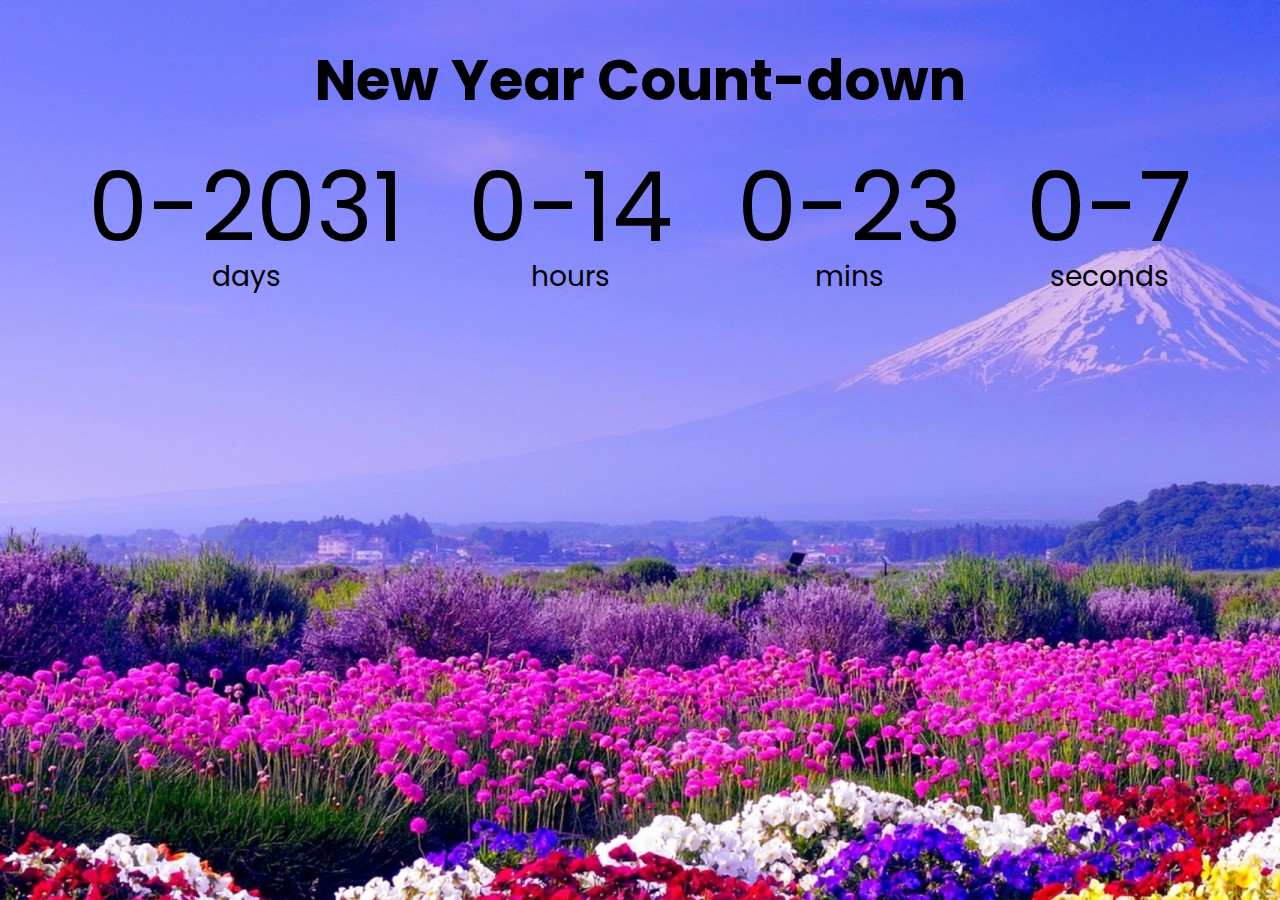
<file: countdown_timer/index.html>
<!DOCTYPE html>
<html lang="en">
    <head>
        <meta charset="UTF-8">
        <meta name="viewport" content="width=device-width, initial-scale=1.0">
        <title> Count-down timer </title>
        <link rel="stylesheet" href="style.css">
        <script src="scripts.js" defer></script> 
    </head>
    <body>
        <h1> New Year Count-down </h1>
        <div class="countdown-container">
            <div class="countdown-el days-c">
                <p class="big-text" id="days">0</p>
                <span>days</span>
            </div>
            <div class="countdown-el hours-c">
                <p class="big-text" id="hours">0</p>
                <span>hours</span>
            </div>
            <div class="countdown-el mins-c">
                <p class="big-text" id="mins">0</p>
                <span>mins</span>
            </div>
            <div class="countdown-el seconds-c">
                <p class="big-text" id="seconds">0</p>
                <span>seconds</span>
            </div>
        </div>
    </body>
</html>
</file>
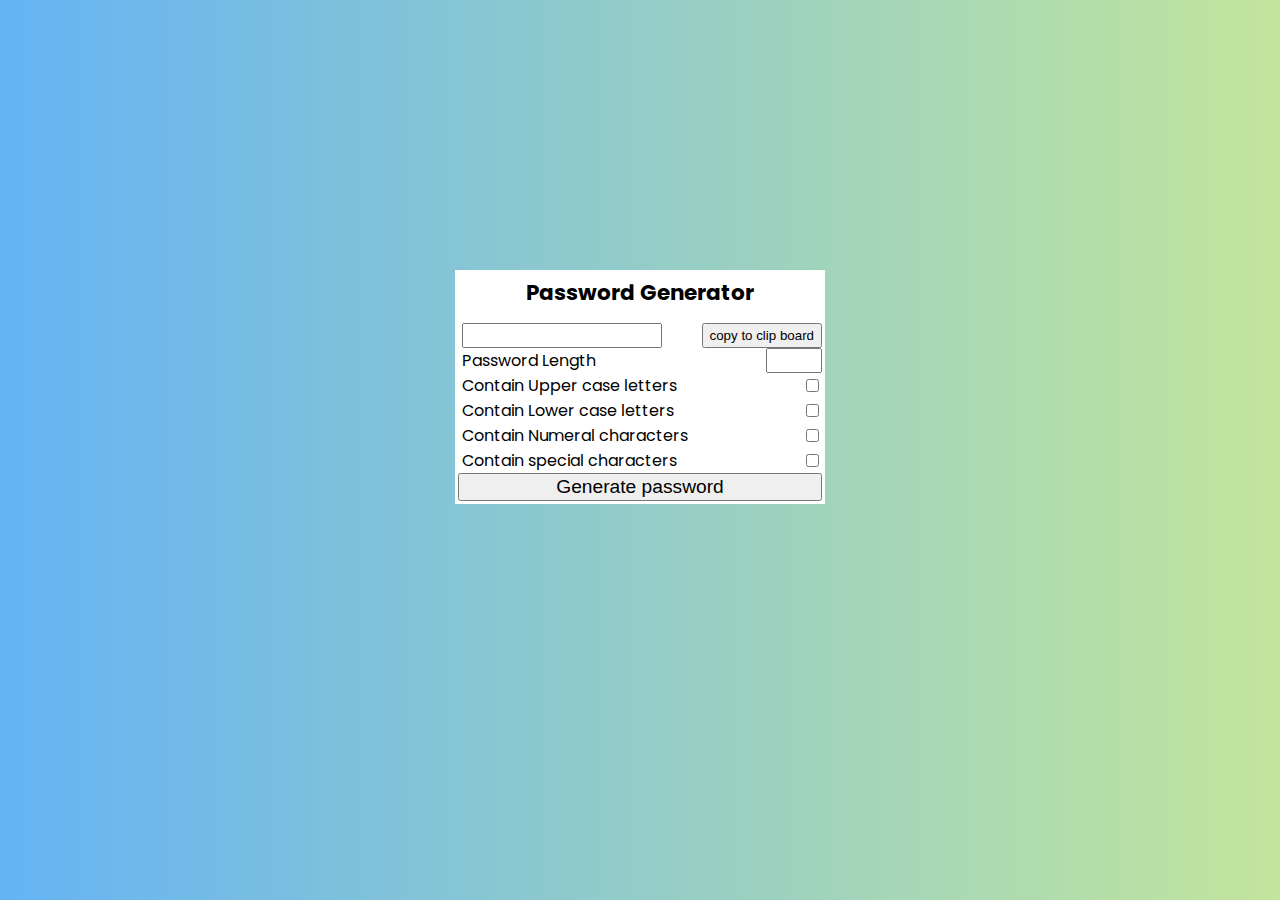
<file: password generator/index.html>
<!DOCTYPE html>
<html lang="en">
    <head>
        <meta charset="UTF-8">
        <meta name="viewport" content="width=device-width, initial-scale=1.0">
        <title>Password Generator</title>
        <link rel="stylesheet" href="style.css">
        <script src="scripts.js" defer></script> 
    </head>
    <body>
        <div class="cont">
            <div class="innercont">
                <h1> Password Generator </h1>   
                <div class="pwd lab_chk">
                    <input type="text" name="displaypwd" id="displaypwd">
                    <button type="button" id="clipcopy"> copy to clip board</button>
                </div>
                <div class="lab_chk">
                    <label for="lengthpass"> Password Length</label>
                    <input class="chkbox" type="number" min=8 max=16 id="lengthpass">
                </div>
                <div class="lab_chk">
                    <label for="upper"> Contain Upper case letters</label>
                    <input class="chkbox" type="checkbox" id="upper">
                </div>
                <div class="lab_chk">
                    <label for="lower"> Contain Lower case letters</label>
                    <input class="chkbox" type="checkbox" id="lower">
                </div>
                <div class="lab_chk">
                    <label for="numeral"> Contain Numeral characters</label>
                    <input class="chkbox" type="checkbox" id="numberal">
                </div>
                <div class="lab_chk">
                    <label for="special"> Contain special characters</label>
                    <input class="chkbox" type="checkbox" id="special">
                </div>
                <div class="bkn">
                    <button id="genpass" type="button"> Generate password </button>
                </div>
            </div>
            
        </div>
    </body>
</html>
</file>
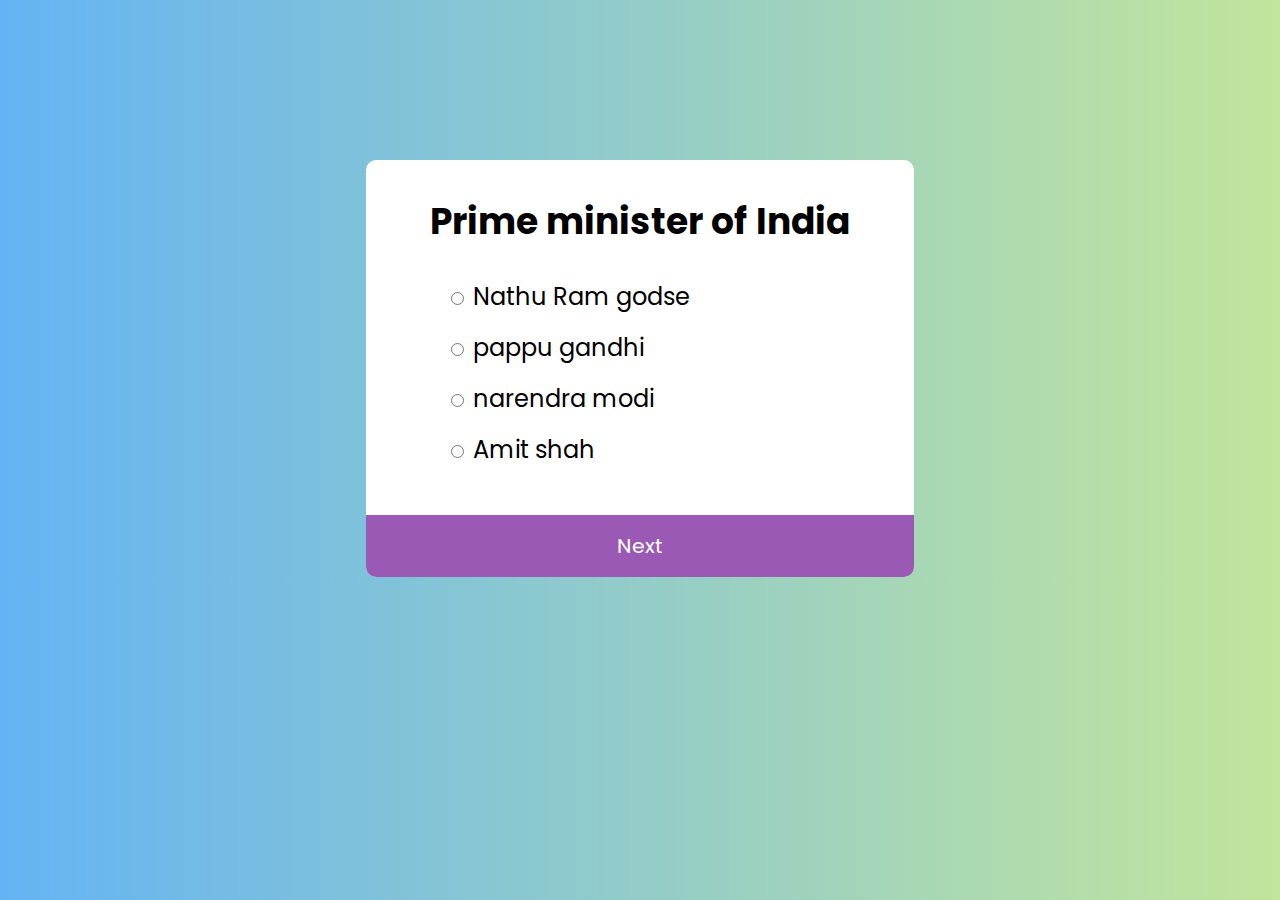
<file: quiz/index.html>
<!DOCTYPE html>
<html lang="en">
    <head>
        <meta charset="UTF-8">
        <meta name="viewport" content="width=device-width, initial-scale=1.0">
        <title>Lets play a Quiz !</title>
        <link rel="stylesheet" href="style.css">
        <script src="scripts.js" defer></script> 
    </head>
    <body>
        <div class="question-container">
            <div class="question-header">
                <h2 id="question"> Question text</h2>
                <ul>
                    <li>
                        <input name="answer" type="radio" id="a" >
                        <label id="opt1" for="option1">optdasfsssssssssssssssssssssion</label>
                    </li>
                    <li>
                        <input name="answer" type="radio" id="b" >
                        <label id="opt2" for="option2">option</label>
                    </li>
                    <li>
                        <input name="answer" type="radio" id="c" >
                        <label id="opt3" for="option3">option</label>
                    </li>
                    <li>
                        <input name="answer" type="radio" id="d" >
                        <label id="opt4" for="option4">option</label>
                    </li>
                </ul>
            </div>
            <button class="button" type="submit" id="submit">Next</button>
        </div>
        
    </body>
</html>
</file>
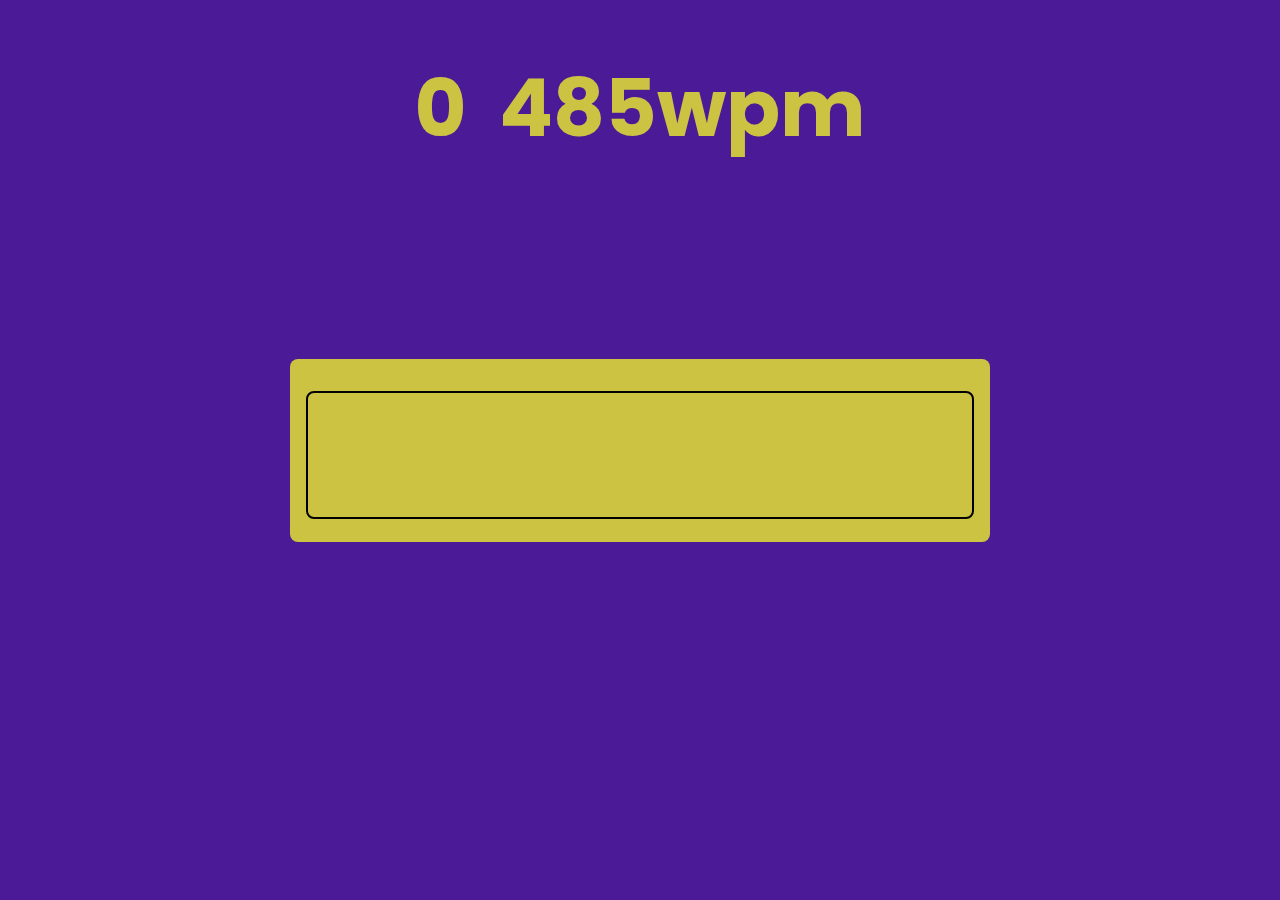
<file: speed typing/index.html>
<!DOCTYPE html>
<html lang="en">
    <head>
        <meta charset="UTF-8">
        <meta name="viewport" content="width=device-width, initial-scale=1.0">
        <title>Speed Typing</title>
        <link rel="stylesheet" href="style.css">
        <script src="scripts.js" defer></script> 
    </head>
    <body>
        <div class="time_cont">
            <div class="timer" id="timer">0</div>
            <div class="speed" id="speed">485wpm</div>
        </div>
        <div class="cont">
            <div class="quote-display" id="quote-display"></div>
            <textarea class="quote-input" id="quote-input" autofocus></textarea>
        </div>
    </body>
</html>
</file>
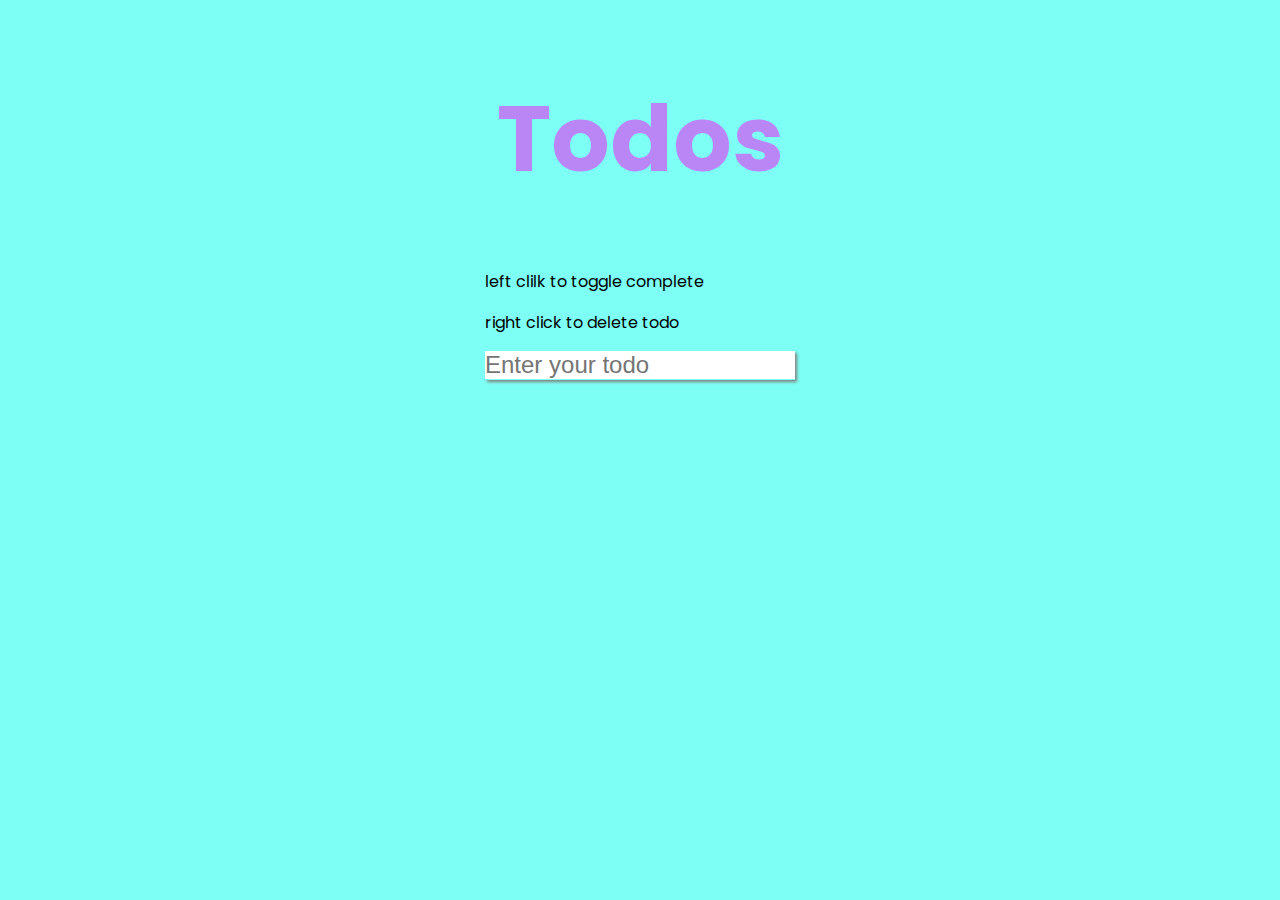
<file: todo_app/index.html>
<!DOCTYPE html>
<html lang="en">
    <head>
        <meta charset="UTF-8">
        <meta name="viewport" content="width=device-width, initial-scale=1.0">
        <title>Todo app</title>
        <link rel="stylesheet" href="style.css">
        <script src="scripts.js" defer></script> 
    </head>
    <body>
        <div class="cont">
            <h1>Todos</h1>
            <p>
                left clilk to toggle complete
            </p>
            <p>
                right click to delete todo
            </p>
            <form id="cont">
                <input type="text" id="input" name="task" placeholder="Enter your todo" autocomplete="off" >
                <ul class="todo" id="todos">
                </ul>
            </form>
        </div>
        
    </body>
    
</html>
</file>
<file: countdown_timer/style.css>
@import url('https://fonts.googleapis.com/css2?family=Poppins:wght@300;400;600&display=swap');


* {
    box-sizing: border-box;
 }

body {
    background-image: url("./spring3.jpg");
    background-size: auto;
    font-family : 'Poppins', sans-serif;
    display: flex;
    align-items: center;
    flex-direction: column;
    flex-wrap: wrap;
    min-height: 100vh;
    margin : 0;
}
h1 {
    font-size: 3.5rem;
}
.countdown-container{
    align-self: top;
    display: flex;
}

.big-text{
     font-size: 6rem;
     line-height: 1;
     margin: 0 2rem;
}

.countdown-el{
    text-align: center;
}
.countdown-el span{
    font-size : 1.75rem;
}
</file>
<file: password generator/style.css>
@import url('https://fonts.googleapis.com/css2?family=Poppins:wght@300;400;600&display=swap');


* {
    box-sizing: border-box;
 }

body {
    font-family: 'Poppins', sans-serif;
    margin: 0;
    display: flex;
    align-items: center;
    justify-content: center;
    background: linear-gradient(to right,#64b3f4, #c2e59c ); /* W3C, IE 10+/ Edge, Firefox 16+, Chrome 26+, Opera 12+, Safari 7+ */
}

.innercont{
    padding: 3px;
}

.cont{
    margin-top: 270px;
    width: 370px;
    background-color: white;
}

h1{
    text-align: center;
    font-size: 1.35rem;
    margin-top: 3px;
}

#displaypwd{
    height: 25px;
    width: 200px;
    font-size: 1rem;
}

#clipcopy{
    height: 25px;   
}

.lab_chk{
    margin-left: 4px;
    display: flex;
    justify-content: space-between;
}

.bkn{
    display: flex;
    justify-content: center;
}

#genpass{
    font-size: 1.20rem;
    text-align: center;
    width: 100%;
}
</file>
<file: quiz/style.css>
@import url('https://fonts.googleapis.com/css2?family=Poppins:wght@300;400;600&display=swap');


* {
    box-sizing: border-box;
 }

body {
    font-family: 'Poppins', sans-serif;
    margin: 0;
    display: flex;
    align-items: center;
    justify-content: center;
    background: linear-gradient(to right,#64b3f4, #c2e59c ); /* W3C, IE 10+/ Edge, Firefox 16+, Chrome 26+, Opera 12+, Safari 7+ */
}

h2{
    font-family: inherit;
    font-size: 2.25rem;
    font-display: bold;
}

.question-container{
    margin-top: 10rem;
    background-color: white;
    border-radius: 10px;
    display: flex;
    display: table-column;
    align-items: center;
    justify-content: center;
    overflow: hidden;

}

.question-header{
    margin-top: -3.75rem;
    padding: 4rem;
}

ul{
    margin-top: 1.5rem;
    list-style-type: none;
    padding: 0;
}

li{
    font-family: inherit;
    font-size: 1.5rem;
    margin: 1rem 1rem;
}

ul li label{
    cursor: pointer;
}

.button{
    margin-top: -2rem;
    color: white; 
    background-color: #9b59b6;
    display: block;
    width: 100%;
    padding: 1rem;
    font-family: inherit;
    font-size: 1.275rem;
    border: none;
}

.button:hover {
    background-color: #72368a;
}
</file>
<file: speed typing/style.css>
@import url('https://fonts.googleapis.com/css2?family=Poppins:wght@300;400;600&display=swap');


* {
    box-sizing: border-box;
 }

body {
    font-family: 'Poppins', sans-serif;
    display: flex;
    justify-content: center;
    align-items: center;
    min-height: 100vh;
    margin: 0;
    background-color: rgb(75, 27, 151);
}

.timer{
    font-size: 5rem;
    font-weight: bold;
    color: rgb(204, 195, 66);
}

.cont{
    background-color: rgb(204, 195, 66);
    padding: 1rem;
    border-radius: .5rem;
    width: 700px;
    max-width: 90%;
}

.quote-display{
    margin-bottom: 1rem;
    font-size: 1.6rem;
    margin-left: 1.125rem;
    margin-right: 1.125rem;
}


.quote-input{
    background-color: transparent;
    border: 2px solid rgb(160, 152, 49);
    outline: none;
    resize: none;
    width: 100%;
    margin: auto;
    height: 8rem;
    padding: .5rem 1rem;
    font-size: 1.6rem;
    border-radius: .5rem;

}

.quote-input:focus{
    border-color: black;
}

.correct{
    color: green;
}

.incorrect{
    color: red;
    text-decoration: underline;
}

.speed{
    font-size: 5rem;
    font-weight: bold;
    margin-left: 2rem;
    color: rgb(204, 195, 66);
}

.time_cont{
    position: absolute;
    top: 3rem;
    display: flex;
    justify-content: center;
    align-items: center;
}
</file>
<file: todo_app/style.css>
@import url('https://fonts.googleapis.com/css2?family=Poppins:wght@300;400;600&display=swap');


* {
    box-sizing: border-box;
 }

body {
    font-family: 'Poppins', sans-serif;
    flex-wrap: wrap;
    display: flex;
    background-color: #7efff5;
}

.cont{
    margin: auto;
}

h1{
    font-size: 5.75rem;
    text-align: center;
    color: rgb(186, 134, 246);
}

form{
    margin: 0;
    box-shadow: 2px 2px 3px grey;     
}

input{
    font-size: 1.5rem;
    border: none;
    padding: 0;
}

input:focus{
    border: none;
}

ul{
    padding-inline-start: 0;
    background-color: #fff;
    margin-block-start: 0;
    margin-block-end: 0;
}

li{
    border: solid;
    font-size: 1.5rem;
    border-bottom: none;
    border-color: #7efff5;
    list-style-type: none;
}

.completed{
    text-decoration: line-through;
}

.li_item{

}
</file>
